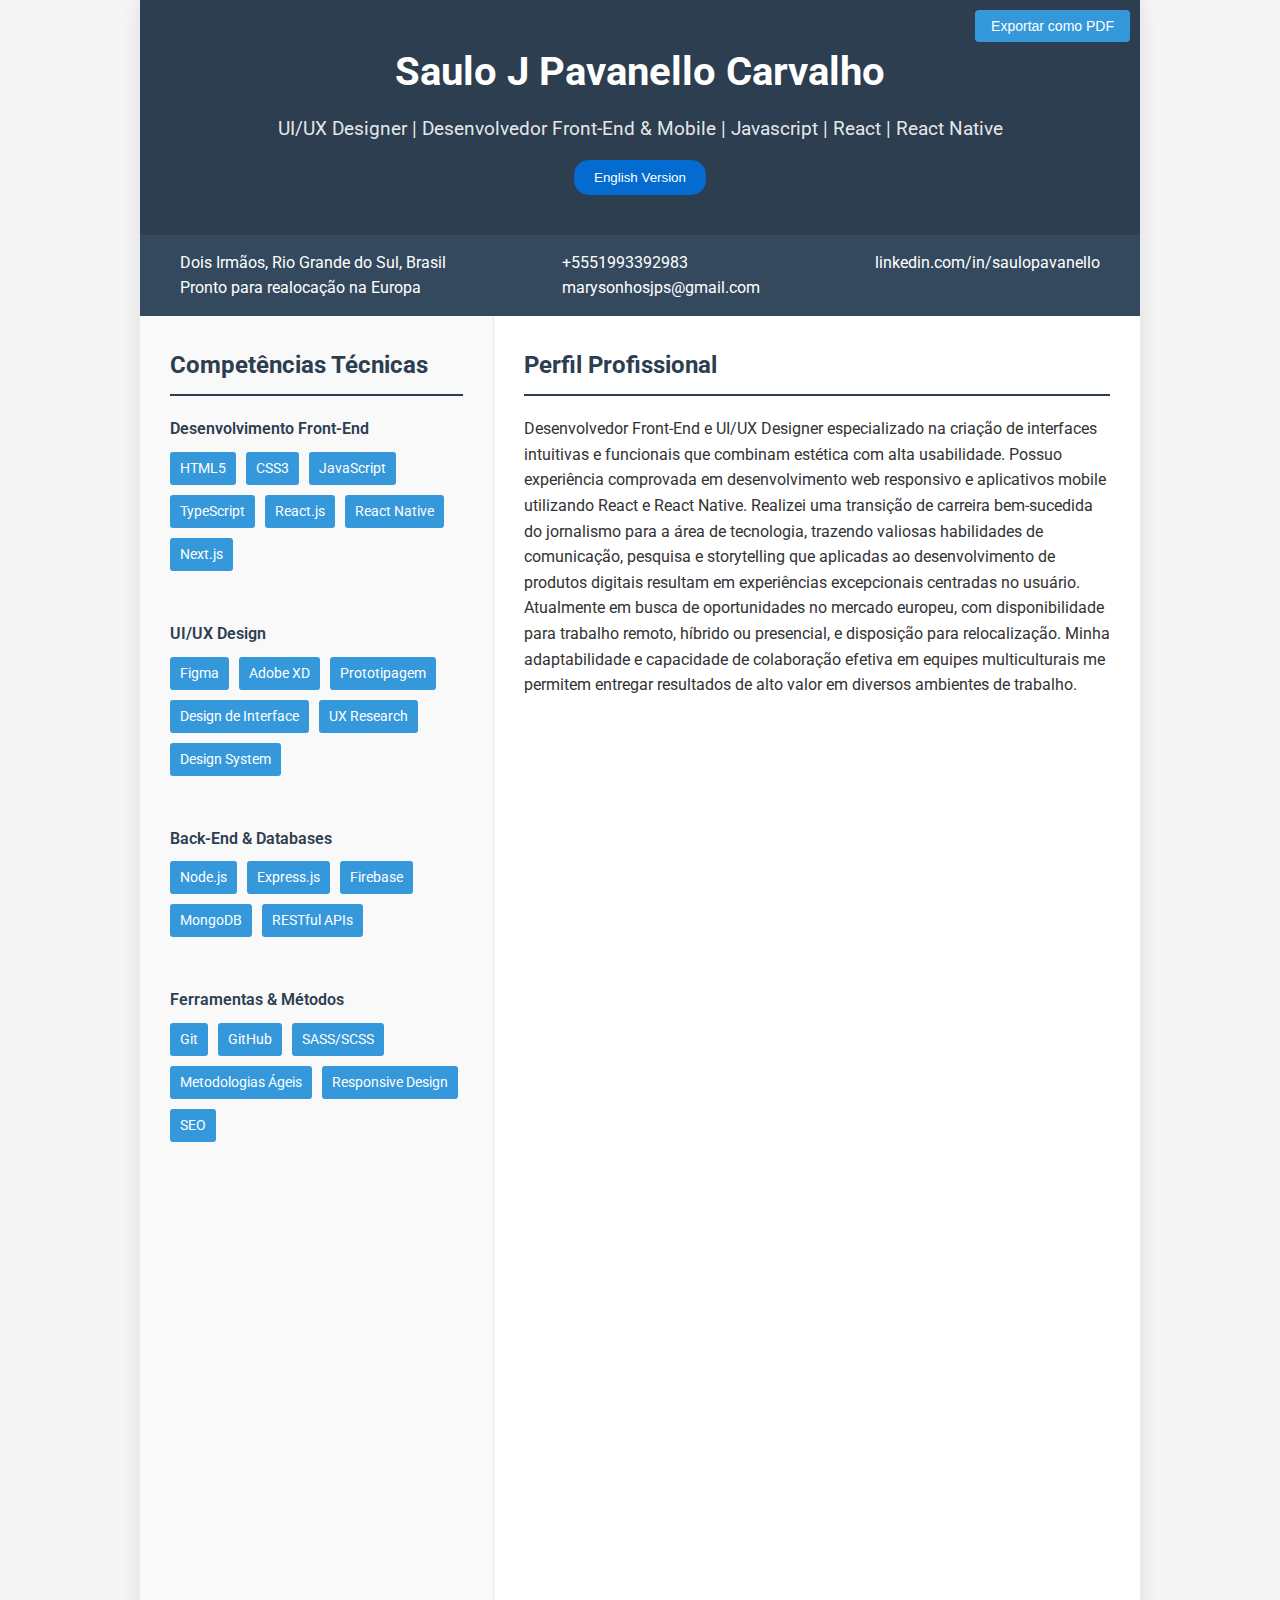
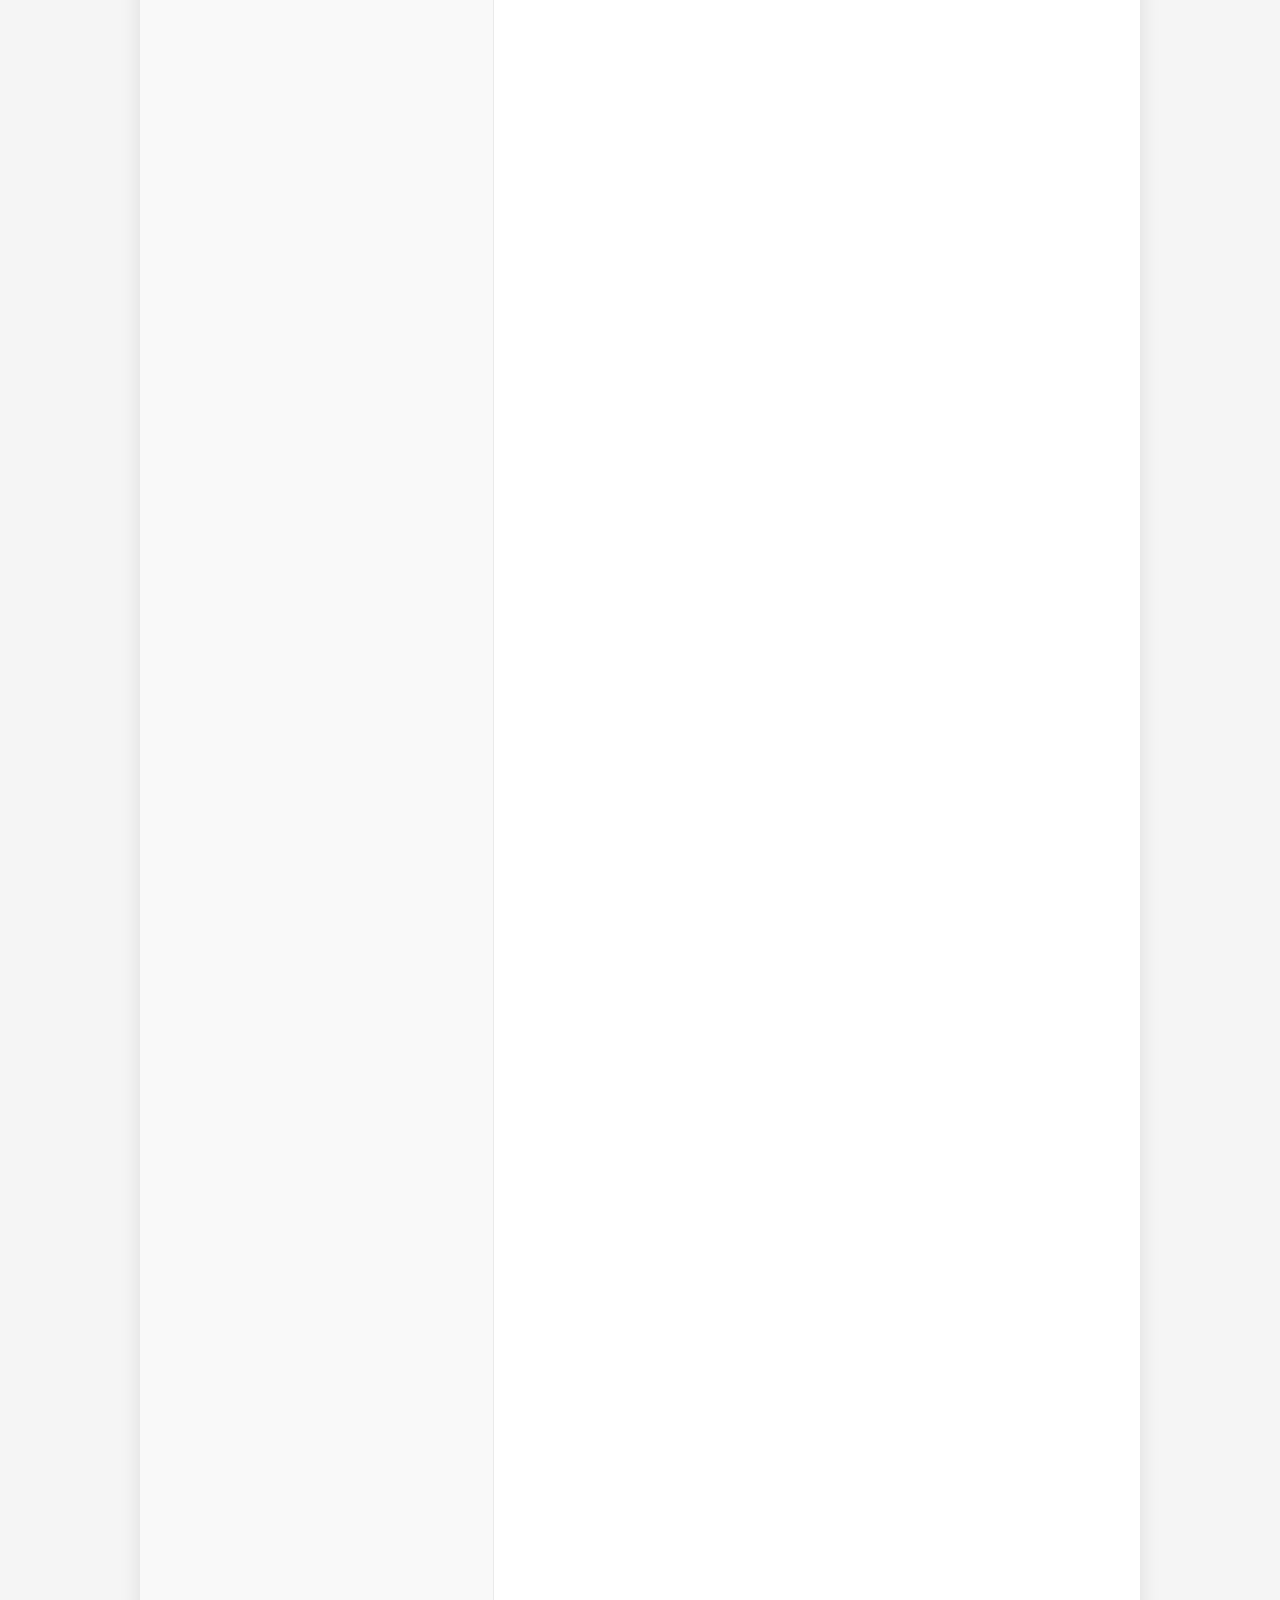
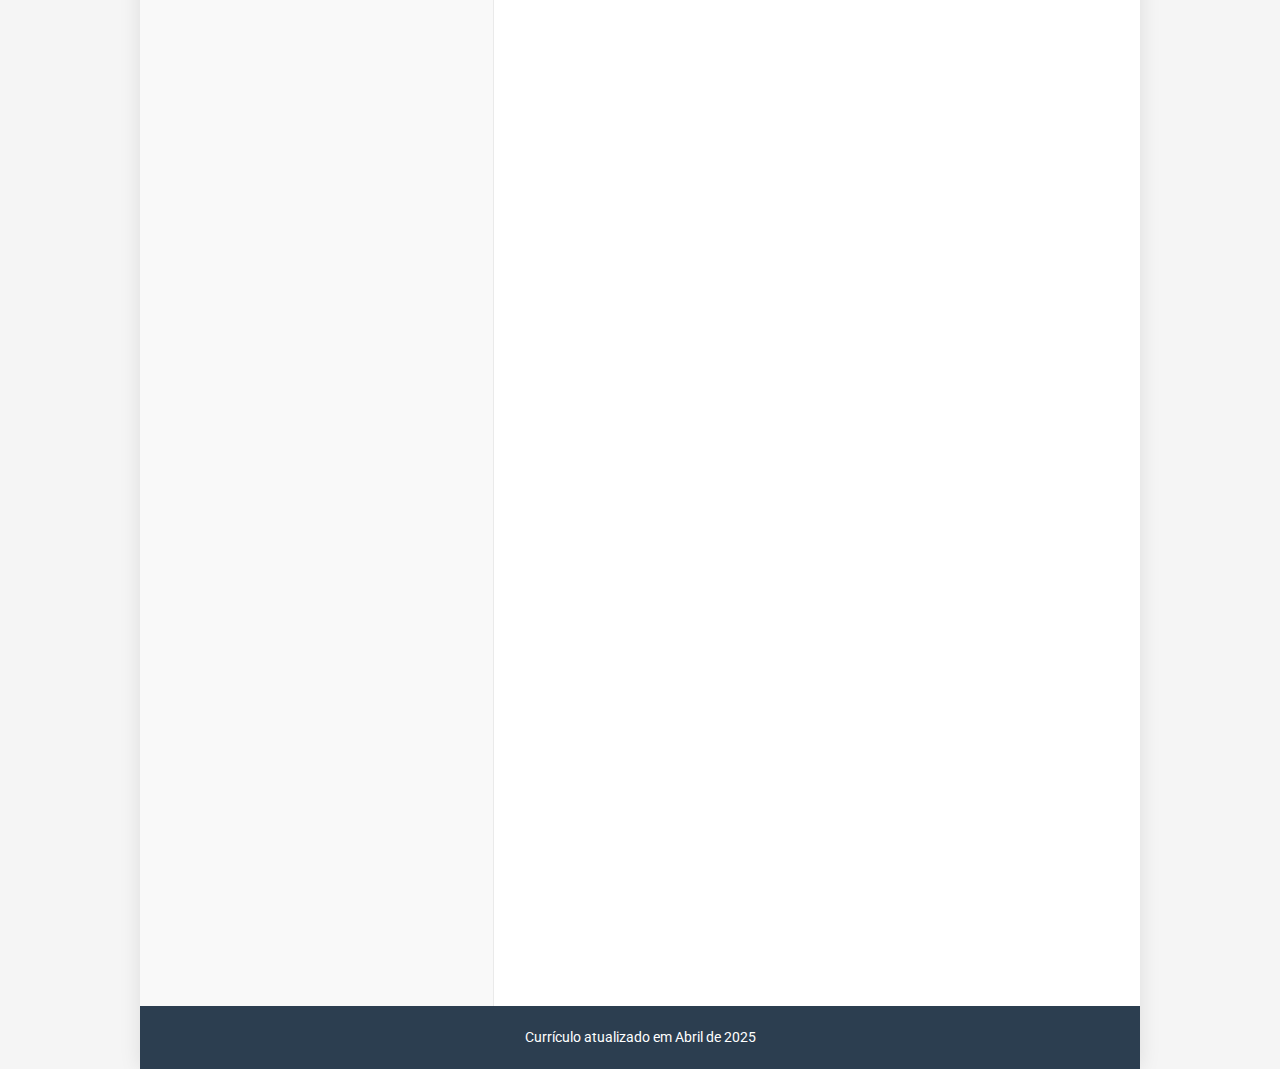
<file: index.html>
<!DOCTYPE html>
<html lang="pt-BR">
  <head>
    <meta charset="UTF-8" />
    <meta name="viewport" content="width=device-width, initial-scale=1.0" />
    <meta name="print-color-adjust" content="exact" />
    <meta
      name="description"
      content="Currículo de Saulo J Pavanello Carvalho - UI/UX Designer e Desenvolvedor Front-End & Mobile"
    />
    <meta
      name="keywords"
      content="desenvolvedor front-end, react, react native, ui designer, ux designer, javascript, typescript, firebase, nodejs"
    />
    <title>
      Saulo J Pavanello Carvalho | UI/UX Designer | Desenvolvedor Front-End &
      Mobile
    </title>
    <link
      rel="stylesheet"
      href="https://fonts.googleapis.com/css2?family=Roboto:wght@300;400;500;700&display=swap"
    />
    <link rel="stylesheet" href="css/styles.css" />
    <link rel="stylesheet" href="css/print.css" media="print" />
    <script src="js/main.js" defer></script>
  </head>
  <body>
    <div class="container">
      <header>
        <h1>Saulo J Pavanello Carvalho</h1>
        <p class="subtitle">
          UI/UX Designer | Desenvolvedor Front-End & Mobile | Javascript | React
          | React Native
        </p>
        <button class="versao" id="print-button">
          <a href="/index-en.html">English Version</a>
        </button>
      </header>

      <div class="contact-info">
        <div>
          <p>Dois Irmãos, Rio Grande do Sul, Brasil</p>
          <p>Pronto para realocação na Europa</p>
        </div>
        <div>
          <p>+5551993392983</p>
          <p>
            <a href="mailto:marysonhosjps@gmail.com">marysonhosjps@gmail.com</a>
          </p>
        </div>
        <div>
          <p>
            <a
              href="https://www.linkedin.com/in/saulopavanello"
              target="_blank"
              rel="noopener"
              >linkedin.com/in/saulopavanello</a
            >
          </p>
        </div>
      </div>

      <div class="main-content">
        <div class="sidebar">
          <section>
            <h2>Competências Técnicas</h2>
            <div class="skills-container">
              <div class="skill-category">
                <h4>Desenvolvimento Front-End</h4>
                <ul class="skills">
                  <li>HTML5</li>
                  <li>CSS3</li>
                  <li>JavaScript</li>
                  <li>TypeScript</li>
                  <li>React.js</li>
                  <li>React Native</li>
                  <li>Next.js</li>
                </ul>
              </div>
              <div class="skill-category">
                <h4>UI/UX Design</h4>
                <ul class="skills">
                  <li>Figma</li>
                  <li>Adobe XD</li>
                  <li>Prototipagem</li>
                  <li>Design de Interface</li>
                  <li>UX Research</li>
                  <li>Design System</li>
                </ul>
              </div>
              <div class="skill-category">
                <h4>Back-End & Databases</h4>
                <ul class="skills">
                  <li>Node.js</li>
                  <li>Express.js</li>
                  <li>Firebase</li>
                  <li>MongoDB</li>
                  <li>RESTful APIs</li>
                </ul>
              </div>
              <div class="skill-category">
                <h4>Ferramentas & Métodos</h4>
                <ul class="skills">
                  <li>Git</li>
                  <li>GitHub</li>
                  <li>SASS/SCSS</li>
                  <li>Metodologias Ágeis</li>
                  <li>Responsive Design</li>
                  <li>SEO</li>
                </ul>
              </div>
            </div>
          </section>

          <section>
            <h2>Idiomas</h2>
            <ul class="skills">
              <li>Português (Nativo)</li>
              <li>Inglês (Básico)</li>
              <li>Italiano (Intermediário)</li>
              <li>Espanhol (Intermediário)</li>
            </ul>
          </section>

          <section>
            <h2>Certificações</h2>
            <div class="education-item">
              <h3>Formação Gerenciamento de Aplicações React com TypeScript</h3>
              <p class="period">2023</p>
            </div>
            <div class="education-item">
              <h3>React: Desenvolvendo com JavaScript</h3>
              <p class="period">2023</p>
            </div>
            <div class="education-item">
              <h3>CSS: Grid e Flexbox</h3>
              <p class="period">2022</p>
            </div>
            <div class="education-item">
              <h3>HTML e CSS: Classes, posicionamento e Flexbox</h3>
              <p class="period">2022</p>
            </div>
            <div class="education-item">
              <h3>SASS e CSS: Estilizando um site</h3>
              <p class="period">2022</p>
            </div>
          </section>
        </div>

        <div class="content">
          <section>
            <h2>Perfil Profissional</h2>
            <p>
              Desenvolvedor Front-End e UI/UX Designer especializado na criação
              de interfaces intuitivas e funcionais que combinam estética com
              alta usabilidade. Possuo experiência comprovada em desenvolvimento
              web responsivo e aplicativos mobile utilizando React e React
              Native. Realizei uma transição de carreira bem-sucedida do
              jornalismo para a área de tecnologia, trazendo valiosas
              habilidades de comunicação, pesquisa e storytelling que aplicadas
              ao desenvolvimento de produtos digitais resultam em experiências
              excepcionais centradas no usuário.
            </p>
            <p>
              Atualmente em busca de oportunidades no mercado europeu, com
              disponibilidade para trabalho remoto, híbrido ou presencial, e
              disposição para relocalização. Minha adaptabilidade e capacidade
              de colaboração efetiva em equipes multiculturais me permitem
              entregar resultados de alto valor em diversos ambientes de
              trabalho.
            </p>
          </section>

          <section>
            <h2>Experiência Profissional</h2>
            <div class="job">
              <p class="job-title">UI Designer & Desenvolvedor Front-End</p>
              <p class="company">Autônomo</p>
              <p class="period">Novembro 2023 - Presente (1 ano e 6 meses)</p>
              <ul class="responsibilities">
                <li>
                  Desenvolvimento de interfaces responsivas para web e mobile,
                  garantindo compatibilidade com diferentes dispositivos e
                  navegadores.
                </li>
                <li>
                  Criação de protótipos interativos no Figma e Adobe XD,
                  facilitando a visualização do produto final antes da
                  implementação.
                </li>
                <li>
                  Implementação e otimização de designs utilizando HTML5, CSS3,
                  JavaScript e React, seguindo as melhores práticas de
                  desenvolvimento.
                </li>
                <li>
                  Condução de testes de usabilidade e implementação de melhorias
                  baseadas no feedback dos usuários, resultando em interfaces
                  mais intuitivas.
                </li>
                <li>
                  Colaboração com equipes multidisciplinares para alinhar
                  objetivos de design com requisitos técnicos e de negócios.
                </li>
              </ul>
              <div class="achievements">
                <p>
                  <strong>Resultados:</strong> Aumento médio de 35% nas taxas de
                  conversão dos sites desenvolvidos, através de melhorias na
                  usabilidade e performance. Redução de 40% no tempo de
                  carregamento das páginas, resultando em melhor experiência do
                  usuário e SEO.
                </p>
              </div>
            </div>

            <div class="job">
              <p class="job-title">Designer Gráfico</p>
              <p class="company">Freelance</p>
              <p class="period">Janeiro 2022 - Presente (3 anos e 4 meses)</p>
              <ul class="responsibilities">
                <li>
                  Criação de identidades visuais completas para empresas e
                  produtos, incluindo logotipos, paletas de cores e guidelines
                  de marca.
                </li>
                <li>
                  Desenvolvimento de layouts para mídias sociais, websites e
                  materiais impressos, mantendo a consistência visual em
                  diferentes formatos.
                </li>
                <li>
                  Produção de peças gráficas para campanhas digitais, otimizadas
                  para diferentes plataformas e formatos.
                </li>
                <li>
                  Aplicação de princípios de design centrado no usuário para
                  criar materiais visualmente atrativos e funcionais.
                </li>
              </ul>
              <div class="achievements">
                <p>
                  <strong>Resultados:</strong> Crescimento médio de 28% no
                  engajamento das marcas nas redes sociais após implementação
                  das novas identidades visuais. Portfólio diversificado com
                  mais de 20 projetos concluídos com sucesso.
                </p>
              </div>
            </div>

            <div class="job">
              <p class="job-title">Jornalista</p>
              <p class="company">FNI - Notícias Interativas</p>
              <p class="period">Abril 2019 - Outubro 2024 (5 anos e 7 meses)</p>
              <p class="location">Tramandaí, Rio Grande do Sul, Brasil</p>
              <ul class="responsibilities">
                <li>
                  Produção e edição de conteúdo jornalístico para plataformas
                  digitais, desenvolvendo narrativas atraentes e informativas.
                </li>
                <li>
                  Planejamento e implementação de estratégias de conteúdo,
                  identificando temas relevantes para o público-alvo.
                </li>
                <li>
                  Condução de entrevistas e pesquisas para obtenção de
                  informações precisas e relevantes, garantindo credibilidade
                  editorial.
                </li>
                <li>
                  Criação de elementos visuais para complementar matérias,
                  incluindo infográficos e seleção de imagens.
                </li>
                <li>
                  Colaboração com a equipe técnica para melhorar a experiência
                  do usuário na plataforma digital da empresa.
                </li>
              </ul>
              <div class="achievements">
                <p>
                  <strong>Resultados:</strong> Aumento de 45% no tráfego
                  orgânico do site através da implementação de práticas de SEO e
                  conteúdo de qualidade. Desenvolvimento de uma série de
                  reportagens especiais que aumentou em 60% o tempo médio de
                  permanência dos leitores.
                </p>
              </div>
            </div>

            <div class="job">
              <p class="job-title">Jornalista Esportivo</p>
              <p class="company">FNI - Notícias Interativas</p>
              <p class="period">Abril 2018 - Outubro 2024 (6 anos e 7 meses)</p>
              <p class="location">Tramandaí, Rio Grande do Sul, Brasil</p>
              <ul class="responsibilities">
                <li>
                  Cobertura abrangente de eventos esportivos locais e nacionais,
                  produzindo análises detalhadas e reportagens informativas.
                </li>
                <li>
                  Realização de entrevistas com atletas, treinadores e
                  dirigentes esportivos, captando insights exclusivos para as
                  matérias.
                </li>
                <li>
                  Criação de conteúdo multimídia para diversas plataformas,
                  adaptando formatos para otimizar o engajamento dos leitores.
                </li>
                <li>
                  Desenvolvimento e manutenção de relacionamentos com fontes no
                  meio esportivo, garantindo acesso a informações exclusivas.
                </li>
                <li>
                  Monitoramento e análise de tendências esportivas para produção
                  de conteúdo relevante e atualizado.
                </li>
              </ul>
              <div class="achievements">
                <p>
                  <strong>Resultados:</strong> Crescimento de 75% na base de
                  seguidores nas redes sociais da editoria de esportes.
                  Implementação de um formato inovador de cobertura ao vivo que
                  aumentou em 50% a interação dos leitores durante eventos
                  esportivos.
                </p>
              </div>
            </div>

            <div class="job">
              <p class="job-title">Representante Externo de Vendas</p>
              <p class="company">União Atacado Distribuidor</p>
              <p class="period">
                Fevereiro 2011 - Junho 2012 (1 ano e 5 meses)
              </p>
              <p class="location">Vassouras, Rio de Janeiro, Brasil</p>
              <ul class="responsibilities">
                <li>
                  Prospecção e desenvolvimento de carteira de clientes para
                  distribuição de produtos alimentícios no varejo.
                </li>
                <li>
                  Negociação de contratos, prazos e condições comerciais,
                  maximizando o valor de cada transação.
                </li>
                <li>
                  Análise de mercado e concorrência para identificação de
                  oportunidades de negócio e ajuste de estratégias.
                </li>
                <li>
                  Planejamento logístico para otimizar rotas de entrega e
                  garantir prazos competitivos.
                </li>
                <li>
                  Acompanhamento pós-venda e solução de problemas, garantindo a
                  satisfação e fidelização dos clientes.
                </li>
              </ul>
              <div class="achievements">
                <p>
                  <strong>Resultados:</strong> Ampliação da base de clientes em
                  25% no período de um ano. Superação da meta de vendas em 30%
                  através da implementação de estratégias eficientes de
                  negociação e relacionamento.
                </p>
              </div>
            </div>
          </section>

          <section>
            <h2>Formação Acadêmica</h2>
            <div class="education-item">
              <h3>Universidade Anhanguera</h3>
              <p>Bacharelado em Engenharia de Software</p>
              <p class="period">Em andamento</p>
            </div>
            <div class="education-item">
              <h3>Alura</h3>
              <p>Formação Fullstack</p>
              <p class="period">Dezembro 2024 - Dezembro 2026 (Previsão)</p>
            </div>
            <div class="education-item">
              <h3>Udemy Alumni</h3>
              <p>Certificado, Design e Comunicação Visual</p>
              <p class="period">Março 2023 - Setembro 2024</p>
            </div>
            <div class="education-item">
              <h3>Escola do Designer</h3>
              <p>Certificado, Design Gráfico</p>
              <p class="period">Março 2022 - Março 2023</p>
            </div>
            <div class="education-item">
              <h3>Portal Vassouras</h3>
              <p>Certificado, Comunicação e Jornalismo</p>
              <p class="period">Fevereiro 2018 - Setembro 2018</p>
            </div>
          </section>
        </div>
      </div>

      <footer>
        <p>Currículo atualizado em Abril de 2025</p>
      </footer>
    </div>
  </body>
</html>
</file>
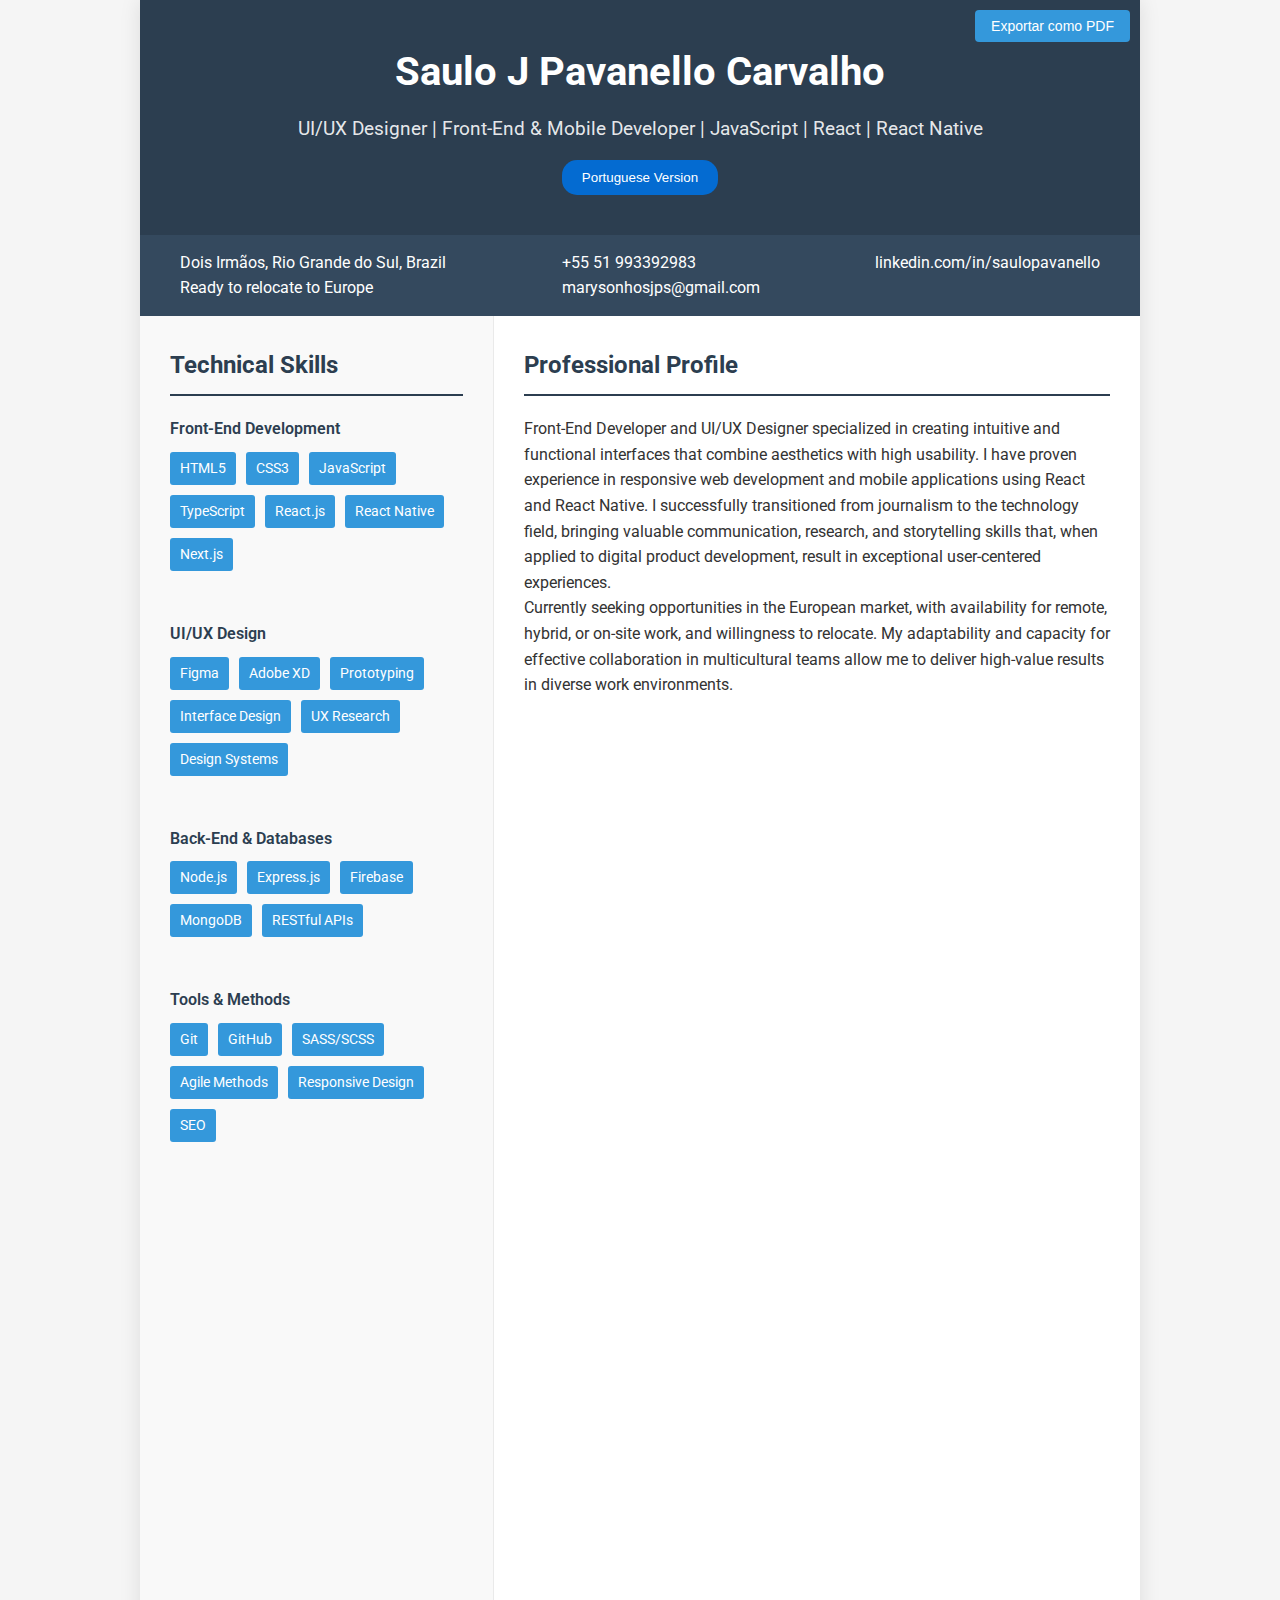
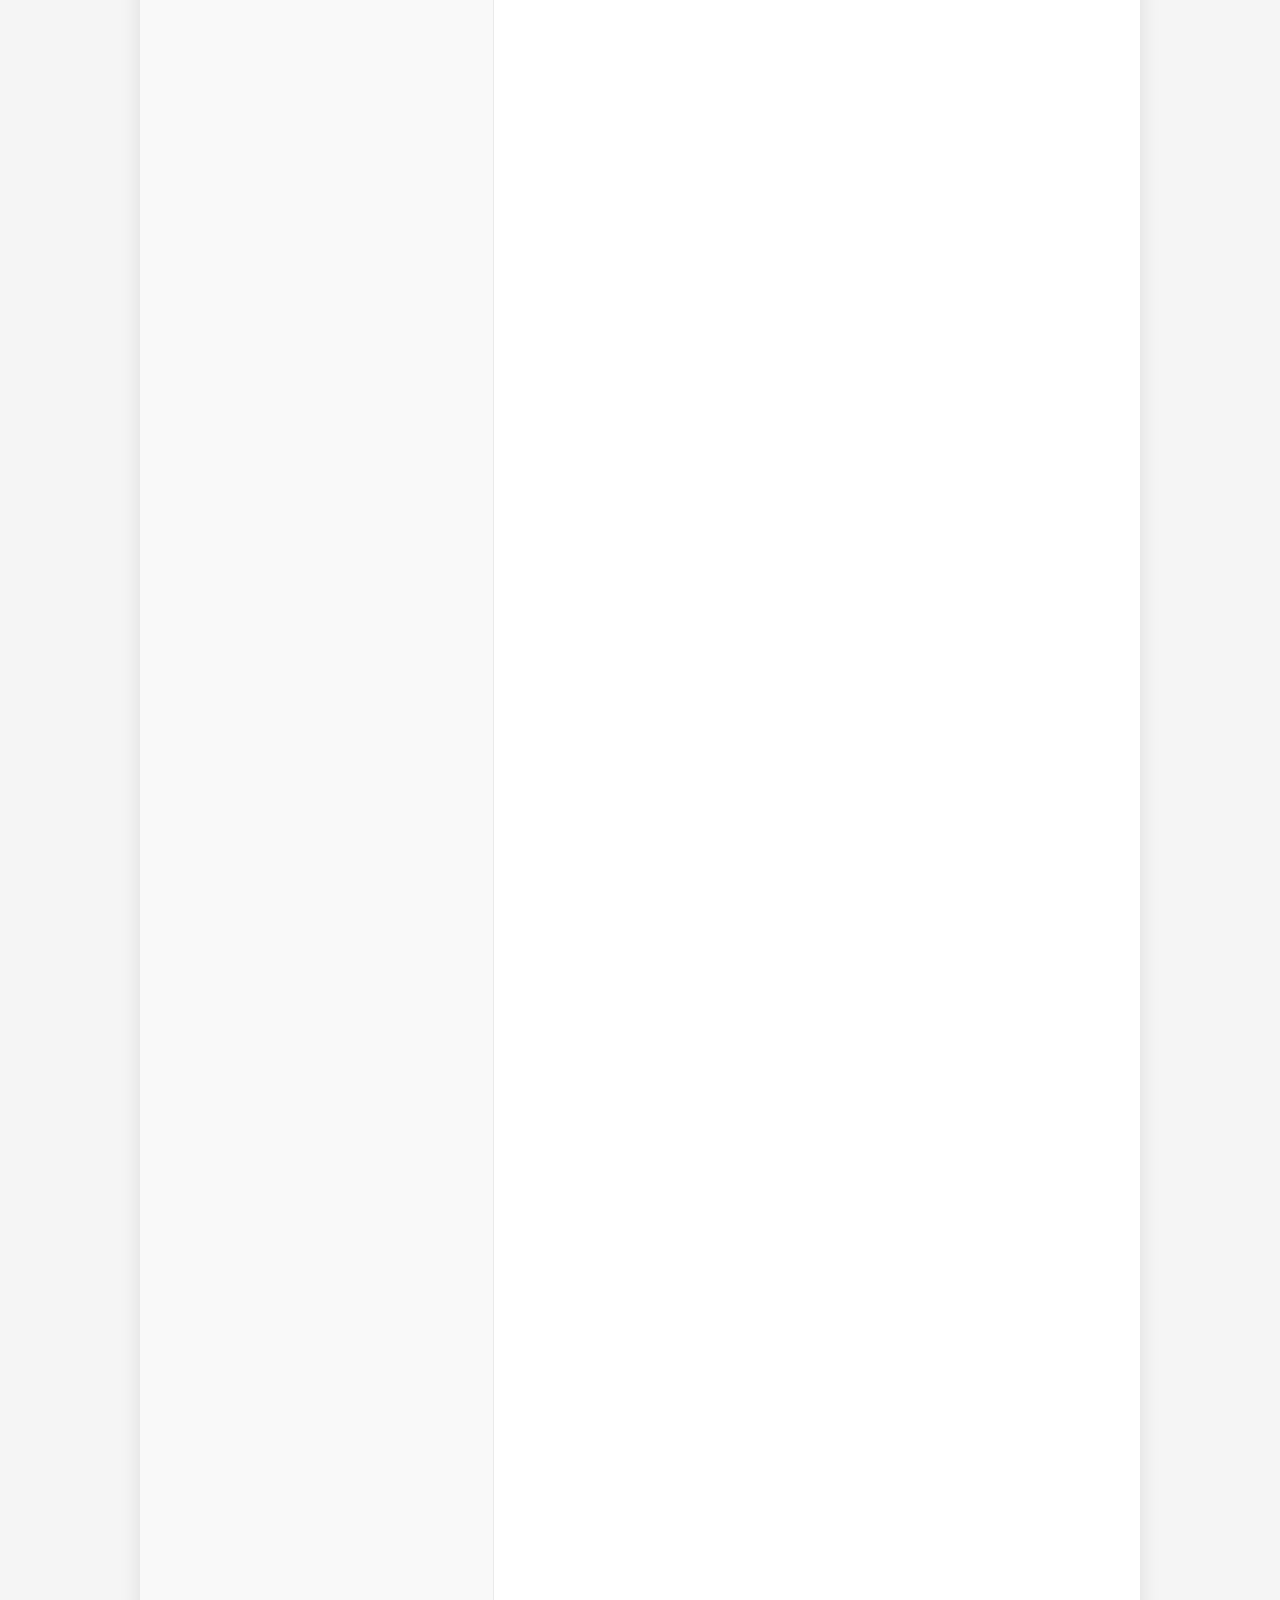
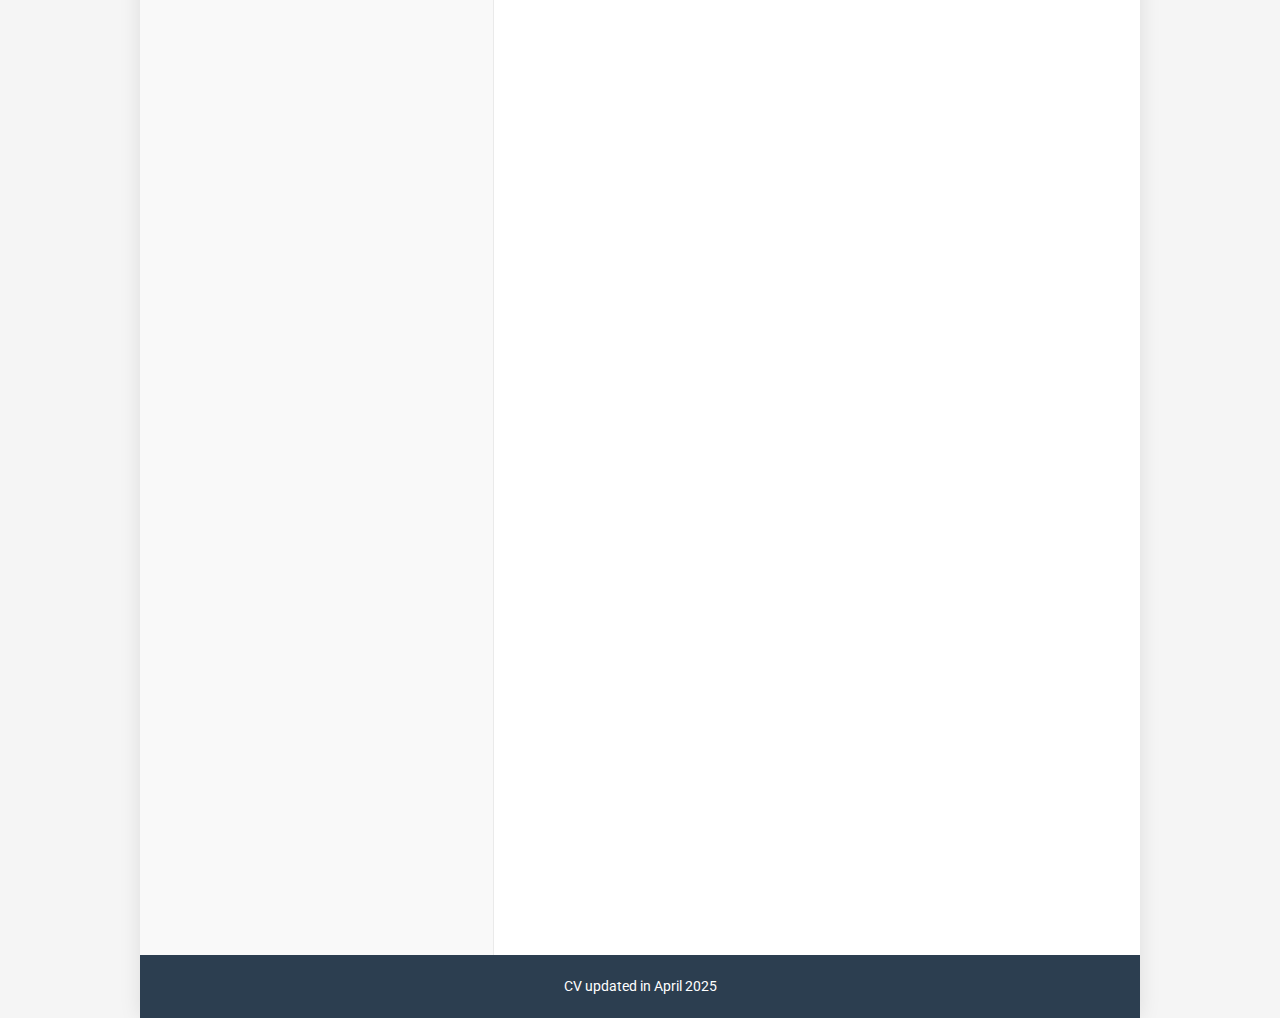
<file: index-en.html>
<!DOCTYPE html>
<html lang="en">
  <head>
    <meta charset="UTF-8" />
    <meta name="viewport" content="width=device-width, initial-scale=1.0" />
    <meta name="print-color-adjust" content="exact" />
    <meta
      name="description"
      content="CV of Saulo J Pavanello Carvalho - UI/UX Designer and Front-End & Mobile Developer"
    />
    <meta
      name="keywords"
      content="front-end developer, react, react native, ui designer, ux designer, javascript, typescript, firebase, nodejs"
    />
    <title>
      Saulo J Pavanello Carvalho | UI/UX Designer | Front-End & Mobile Developer
    </title>
    <link
      rel="stylesheet"
      href="https://fonts.googleapis.com/css2?family=Roboto:wght@300;400;500;700&display=swap"
    />
    <link rel="stylesheet" href="css/styles.css" />
    <link rel="stylesheet" href="css/print.css" media="print" />
    <script src="js/main.js" defer></script>
  </head>
  <body>
    <div class="container">
      <header>
        <h1>Saulo J Pavanello Carvalho</h1>
        <p class="subtitle">
          UI/UX Designer | Front-End & Mobile Developer | JavaScript | React |
          React Native
        </p>
        <button class="versao" id="print-button">
          <a href="/index.html">Portuguese Version</a>
        </button>
      </header>

      <div class="contact-info">
        <div>
          <p>Dois Irmãos, Rio Grande do Sul, Brazil</p>
          <p>Ready to relocate to Europe</p>
        </div>
        <div>
          <p>+55 51 993392983</p>
          <p>
            <a href="mailto:marysonhosjps@gmail.com">marysonhosjps@gmail.com</a>
          </p>
        </div>
        <div>
          <p>
            <a
              href="https://www.linkedin.com/in/saulopavanello"
              target="_blank"
              rel="noopener"
              >linkedin.com/in/saulopavanello</a
            >
          </p>
        </div>
      </div>

      <div class="main-content">
        <div class="sidebar">
          <section>
            <h2>Technical Skills</h2>
            <div class="skills-container">
              <div class="skill-category">
                <h4>Front-End Development</h4>
                <ul class="skills">
                  <li>HTML5</li>
                  <li>CSS3</li>
                  <li>JavaScript</li>
                  <li>TypeScript</li>
                  <li>React.js</li>
                  <li>React Native</li>
                  <li>Next.js</li>
                </ul>
              </div>
              <div class="skill-category">
                <h4>UI/UX Design</h4>
                <ul class="skills">
                  <li>Figma</li>
                  <li>Adobe XD</li>
                  <li>Prototyping</li>
                  <li>Interface Design</li>
                  <li>UX Research</li>
                  <li>Design Systems</li>
                </ul>
              </div>
              <div class="skill-category">
                <h4>Back-End & Databases</h4>
                <ul class="skills">
                  <li>Node.js</li>
                  <li>Express.js</li>
                  <li>Firebase</li>
                  <li>MongoDB</li>
                  <li>RESTful APIs</li>
                </ul>
              </div>
              <div class="skill-category">
                <h4>Tools & Methods</h4>
                <ul class="skills">
                  <li>Git</li>
                  <li>GitHub</li>
                  <li>SASS/SCSS</li>
                  <li>Agile Methods</li>
                  <li>Responsive Design</li>
                  <li>SEO</li>
                </ul>
              </div>
            </div>
          </section>

          <section>
            <h2>Languages</h2>
            <ul class="skills">
              <li>Portuguese (Native)</li>
              <li>English (Basic)</li>
              <li>Italian (Intermediate)</li>
              <li>Spanish (Intermediate)</li>
            </ul>
          </section>

          <section>
            <h2>Certifications</h2>
            <div class="education-item">
              <h3>React Application Management with TypeScript</h3>
              <p class="period">2023</p>
            </div>
            <div class="education-item">
              <h3>React: Development with JavaScript</h3>
              <p class="period">2023</p>
            </div>
            <div class="education-item">
              <h3>CSS: Grid and Flexbox</h3>
              <p class="period">2022</p>
            </div>
            <div class="education-item">
              <h3>HTML and CSS: Classes, Positioning and Flexbox</h3>
              <p class="period">2022</p>
            </div>
            <div class="education-item">
              <h3>SASS and CSS: Styling a Website</h3>
              <p class="period">2022</p>
            </div>
          </section>
        </div>

        <div class="content">
          <section>
            <h2>Professional Profile</h2>
            <p>
              Front-End Developer and UI/UX Designer specialized in creating
              intuitive and functional interfaces that combine aesthetics with
              high usability. I have proven experience in responsive web
              development and mobile applications using React and React Native.
              I successfully transitioned from journalism to the technology
              field, bringing valuable communication, research, and storytelling
              skills that, when applied to digital product development, result
              in exceptional user-centered experiences.
            </p>
            <p>
              Currently seeking opportunities in the European market, with
              availability for remote, hybrid, or on-site work, and willingness
              to relocate. My adaptability and capacity for effective
              collaboration in multicultural teams allow me to deliver
              high-value results in diverse work environments.
            </p>
          </section>

          <section>
            <h2>Professional Experience</h2>
            <div class="job">
              <p class="job-title">UI Designer & Front-End Developer</p>
              <p class="company">Freelance</p>
              <p class="period">
                November 2023 - Present (1 year and 6 months)
              </p>
              <ul class="responsibilities">
                <li>
                  Developed responsive interfaces for web and mobile, ensuring
                  compatibility across different devices and browsers.
                </li>
                <li>
                  Created interactive prototypes using Figma and Adobe XD,
                  facilitating visualization of the final product before
                  implementation.
                </li>
                <li>
                  Implemented and optimized designs using HTML5, CSS3,
                  JavaScript, and React, following best development practices.
                </li>
                <li>
                  Conducted usability tests and implemented improvements based
                  on user feedback, resulting in more intuitive interfaces.
                </li>
                <li>
                  Collaborated with multidisciplinary teams to align design
                  objectives with technical and business requirements.
                </li>
              </ul>
              <div class="achievements">
                <p>
                  <strong>Results:</strong> Achieved an average 35% increase in
                  conversion rates for developed websites through usability and
                  performance improvements. Reduced page loading times by 40%,
                  resulting in better user experience and SEO performance.
                </p>
              </div>
            </div>

            <div class="job">
              <p class="job-title">Graphic Designer</p>
              <p class="company">Freelance</p>
              <p class="period">
                January 2022 - Present (3 years and 4 months)
              </p>
              <ul class="responsibilities">
                <li>
                  Created complete visual identities for companies and products,
                  including logos, color palettes, and brand guidelines.
                </li>
                <li>
                  Developed layouts for social media, websites, and print
                  materials, maintaining visual consistency across different
                  formats.
                </li>
                <li>
                  Produced graphic assets for digital campaigns, optimized for
                  different platforms and formats.
                </li>
                <li>
                  Applied user-centered design principles to create visually
                  appealing and functional materials.
                </li>
              </ul>
              <div class="achievements">
                <p>
                  <strong>Results:</strong> Generated an average 28% growth in
                  brand engagement on social media after implementing new visual
                  identities. Built a diverse portfolio with over 20
                  successfully completed projects.
                </p>
              </div>
            </div>

            <div class="job">
              <p class="job-title">Journalist</p>
              <p class="company">FNI - Interactive News</p>
              <p class="period">
                April 2019 - October 2024 (5 years and 7 months)
              </p>
              <p class="location">Tramandaí, Rio Grande do Sul, Brazil</p>
              <ul class="responsibilities">
                <li>
                  Produced and edited journalistic content for digital
                  platforms, developing engaging and informative narratives.
                </li>
                <li>
                  Planned and implemented content strategies, identifying
                  relevant topics for the target audience.
                </li>
                <li>
                  Conducted interviews and research to obtain accurate and
                  relevant information, ensuring editorial credibility.
                </li>
                <li>
                  Created visual elements to complement articles, including
                  infographics and image selection.
                </li>
                <li>
                  Collaborated with the technical team to improve the user
                  experience on the company's digital platform.
                </li>
              </ul>
              <div class="achievements">
                <p>
                  <strong>Results:</strong> Increased organic website traffic by
                  45% through implementation of SEO practices and quality
                  content. Developed a series of special reports that increased
                  average reader retention time by 60%.
                </p>
              </div>
            </div>

            <div class="job">
              <p class="job-title">Sports Journalist</p>
              <p class="company">FNI - Interactive News</p>
              <p class="period">
                April 2018 - October 2024 (6 years and 7 months)
              </p>
              <p class="location">Tramandaí, Rio Grande do Sul, Brazil</p>
              <ul class="responsibilities">
                <li>
                  Provided comprehensive coverage of local and national sporting
                  events, producing detailed analysis and informative reporting.
                </li>
                <li>
                  Conducted interviews with athletes, coaches, and sports
                  directors, capturing exclusive insights for articles.
                </li>
                <li>
                  Created multimedia content for various platforms, adapting
                  formats to optimize reader engagement.
                </li>
                <li>
                  Developed and maintained relationships with sources in the
                  sports field, ensuring access to exclusive information.
                </li>
                <li>
                  Monitored and analyzed sports trends to produce relevant and
                  up-to-date content.
                </li>
              </ul>
              <div class="achievements">
                <p>
                  <strong>Results:</strong> Grew the sports section's social
                  media following by 75%. Implemented an innovative live
                  coverage format that increased reader interaction during
                  sporting events by 50%.
                </p>
              </div>
            </div>

            <div class="job">
              <p class="job-title">External Sales Representative</p>
              <p class="company">União Atacado Distribuidor</p>
              <p class="period">
                February 2011 - June 2012 (1 year and 5 months)
              </p>
              <p class="location">Vassouras, Rio de Janeiro, Brazil</p>
              <ul class="responsibilities">
                <li>
                  Prospected and developed a client portfolio for food product
                  distribution in retail.
                </li>
                <li>
                  Negotiated contracts, deadlines, and commercial conditions,
                  maximizing the value of each transaction.
                </li>
                <li>
                  Analyzed market and competition to identify business
                  opportunities and adjust strategies.
                </li>
                <li>
                  Planned logistics to optimize delivery routes and ensure
                  competitive timeframes.
                </li>
                <li>
                  Conducted post-sale follow-up and problem-solving, ensuring
                  customer satisfaction and loyalty.
                </li>
              </ul>
              <div class="achievements">
                <p>
                  <strong>Results:</strong> Expanded the customer base by 25%
                  over a one-year period. Exceeded sales targets by 30% through
                  implementation of efficient negotiation and relationship
                  strategies.
                </p>
              </div>
            </div>
          </section>

          <section>
            <h2>Education</h2>
            <div class="education-item">
              <h3>Anhanguera University</h3>
              <p>Bachelor's Degree in Software Engineering</p>
              <p class="period">In progress</p>
            </div>
            <div class="education-item">
              <h3>Alura</h3>
              <p>Fullstack Development</p>
              <p class="period">December 2024 - December 2026 (Expected)</p>
            </div>
            <div class="education-item">
              <h3>Udemy Alumni</h3>
              <p>Certificate, Design and Visual Communication</p>
              <p class="period">March 2023 - September 2024</p>
            </div>
            <div class="education-item">
              <h3>Designer School</h3>
              <p>Certificate, Graphic Design</p>
              <p class="period">March 2022 - March 2023</p>
            </div>
            <div class="education-item">
              <h3>Portal Vassouras</h3>
              <p>Certificate, Communication and Journalism</p>
              <p class="period">February 2018 - September 2018</p>
            </div>
          </section>
        </div>
      </div>

      <footer>
        <p>CV updated in April 2025</p>
      </footer>
    </div>
  </body>
</html>
</file>
<file: css/styles.css>
:root {
  --primary-color: #2c3e50;
  --secondary-color: #34495e;
  --accent-color: #3498db;
  --text-color: #333;
  --light-text: #777;
  --light-bg: #f9f9f9;
  --border-color: #eaeaea;
}

* {
  margin: 0;
  padding: 0;
  box-sizing: border-box;
}

body {
  font-family: "Roboto", "Arial", sans-serif;
  line-height: 1.6;
  color: var(--text-color);
  background-color: #f5f5f5;
}

.container {
  max-width: 1000px;
  margin: 0 auto;
  background-color: white;
  box-shadow: 0 0 20px rgba(0, 0, 0, 0.1);
}

header {
  background-color: var(--primary-color);
  color: white;
  padding: 40px;
  text-align: center;
}

h1 {
  font-size: 2.5rem;
  margin-bottom: 10px;
  font-weight: 700;
}

.subtitle {
  font-size: 1.2rem;
  color: rgba(255, 255, 255, 0.9);
  margin-bottom: 15px;
}

.versao {
  background-color: rgb(4, 107, 209);
  color: white;
  padding: 10px 20px;
  border-radius: 15px;
  text-decoration: none;
  border: none;
  cursor: pointer;
}

.versao a {
  color: white;
  text-decoration: none;
}

.versao:hover {
  background-color: rgb(5, 50, 95);
}

.contact-info {
  background-color: var(--secondary-color);
  padding: 15px 40px;
  color: white;
  display: flex;
  justify-content: space-between;
  flex-wrap: wrap;
}

.contact-info a {
  color: white;
  text-decoration: none;
}

.contact-info a:hover {
  text-decoration: underline;
  color: var(--accent-color);
}

.main-content {
  display: flex;
  flex-wrap: wrap;
}

.sidebar {
  flex: 1;
  background-color: var(--light-bg);
  padding: 30px;
  border-right: 1px solid var(--border-color);
}

.content {
  flex: 2;
  padding: 30px;
}

h2 {
  color: var(--primary-color);
  border-bottom: 2px solid var(--primary-color);
  padding-bottom: 10px;
  margin-bottom: 20px;
  font-weight: 700;
}

h3 {
  color: var(--secondary-color);
  margin-bottom: 10px;
  font-weight: 600;
}

.job {
  margin-bottom: 30px;
}

.job-title {
  font-weight: 600;
  margin-bottom: 5px;
  color: var(--primary-color);
}

.company {
  font-weight: 500;
  color: var(--accent-color);
}

.period {
  color: var(--light-text);
  font-style: italic;
  margin-bottom: 10px;
}

.location {
  color: var(--light-text);
  margin-bottom: 10px;
}

ul.skills {
  list-style-type: none;
  display: flex;
  flex-wrap: wrap;
  gap: 10px;
  margin-bottom: 20px;
}

ul.skills li {
  background-color: var(--accent-color);
  color: white;
  padding: 5px 10px;
  border-radius: 3px;
  font-size: 0.9rem;
}

ul.responsibilities {
  padding-left: 20px;
  margin-bottom: 15px;
}

ul.responsibilities li {
  margin-bottom: 8px;
}

.achievements {
  background-color: var(--light-bg);
  padding: 15px;
  border-left: 3px solid var(--accent-color);
  margin-bottom: 15px;
}

.achievements strong {
  color: var(--primary-color);
}

.education-item {
  margin-bottom: 20px;
}

.skills-container {
  display: flex;
  flex-wrap: wrap;
  gap: 10px;
}

.skill-category {
  flex: 1;
  min-width: 180px;
  margin-bottom: 20px;
}

.skill-category h4 {
  color: var(--primary-color);
  margin-bottom: 10px;
  font-weight: 600;
}

footer {
  text-align: center;
  padding: 20px;
  background-color: var(--primary-color);
  color: white;
  font-size: 0.9rem;
}

@media print {
  body {
    background-color: white;
    margin: 0;
    padding: 0;
  }

  .container {
    box-shadow: none;
    max-width: 100%;
    margin: 0;
    padding: 0;
  }

  .achievements {
    break-inside: avoid;
  }

  .job {
    break-inside: avoid;
  }

  .education-item {
    break-inside: avoid;
  }

  .main-content {
    display: block;
  }

  .sidebar,
  .content {
    width: 100%;
    display: block;
    page-break-inside: avoid;
  }

  header,
  .contact-info {
    page-break-after: avoid;
  }

  section {
    page-break-inside: avoid;
  }

  h2,
  h3 {
    page-break-after: avoid;
  }

  .export-pdf {
    display: none;
  }

  @page {
    size: A4;
    margin: 1cm;
  }
}

@media (max-width: 768px) {
  .main-content {
    flex-direction: column;
  }

  .sidebar {
    border-right: none;
    border-bottom: 1px solid var(--border-color);
  }

  .contact-info {
    flex-direction: column;
    gap: 10px;
  }
}
</file>
<file: css/print.css>
/* Estilos específicos para impressão/PDF */

@media print {
  /* Estilos gerais */
  * {
    -webkit-print-color-adjust: exact !important;
    print-color-adjust: exact !important;
  }

  html,
  body {
    width: 100%;
    height: auto;
    margin: 0;
    padding: 0;
    background-color: white;
    font-size: 12pt;
  }

  .container {
    width: 100%;
    max-width: 100%;
    box-shadow: none;
    margin: 0;
    padding: 0;
  }

  /* Configuração do layout */
  .main-content {
    display: block;
  }

  .sidebar,
  .content {
    width: 100%;
    display: block;
  }

  /* Evitar quebras em conteúdos importantes */
  .job,
  .education-item,
  section,
  header,
  .contact-info {
    page-break-inside: avoid;
  }

  h1,
  h2,
  h3,
  h4 {
    page-break-after: avoid;
  }

  ul,
  ol,
  p {
    page-break-before: avoid;
  }

  /* Configuração de cores */
  header {
    background-color: #2c3e50 !important;
    color: white !important;
    padding: 20pt 40pt !important;
  }

  .contact-info {
    background-color: #34495e !important;
    color: white !important;
    padding: 10pt 40pt !important;
  }

  ul.skills li {
    background-color: #3498db !important;
    color: white !important;
  }

  /* Ajuste de espaçamento */
  section {
    margin-bottom: 20pt;
  }

  h2 {
    margin-top: 15pt;
    color: #2c3e50 !important;
    border-bottom: 2pt solid #2c3e50 !important;
  }

  /* Remover elementos não necessários para impressão */
  .export-pdf,
  .fade-in:not(.visible) {
    display: none !important;
  }

  /* Garantir que elementos animados apareçam */
  .fade-in {
    opacity: 1 !important;
    transform: none !important;
    transition: none !important;
  }

  /* Ajustes de páginas */
  @page {
    size: A4;
    margin: 1cm;
  }

  @page :first {
    margin-top: 0;
  }
}
</file>
